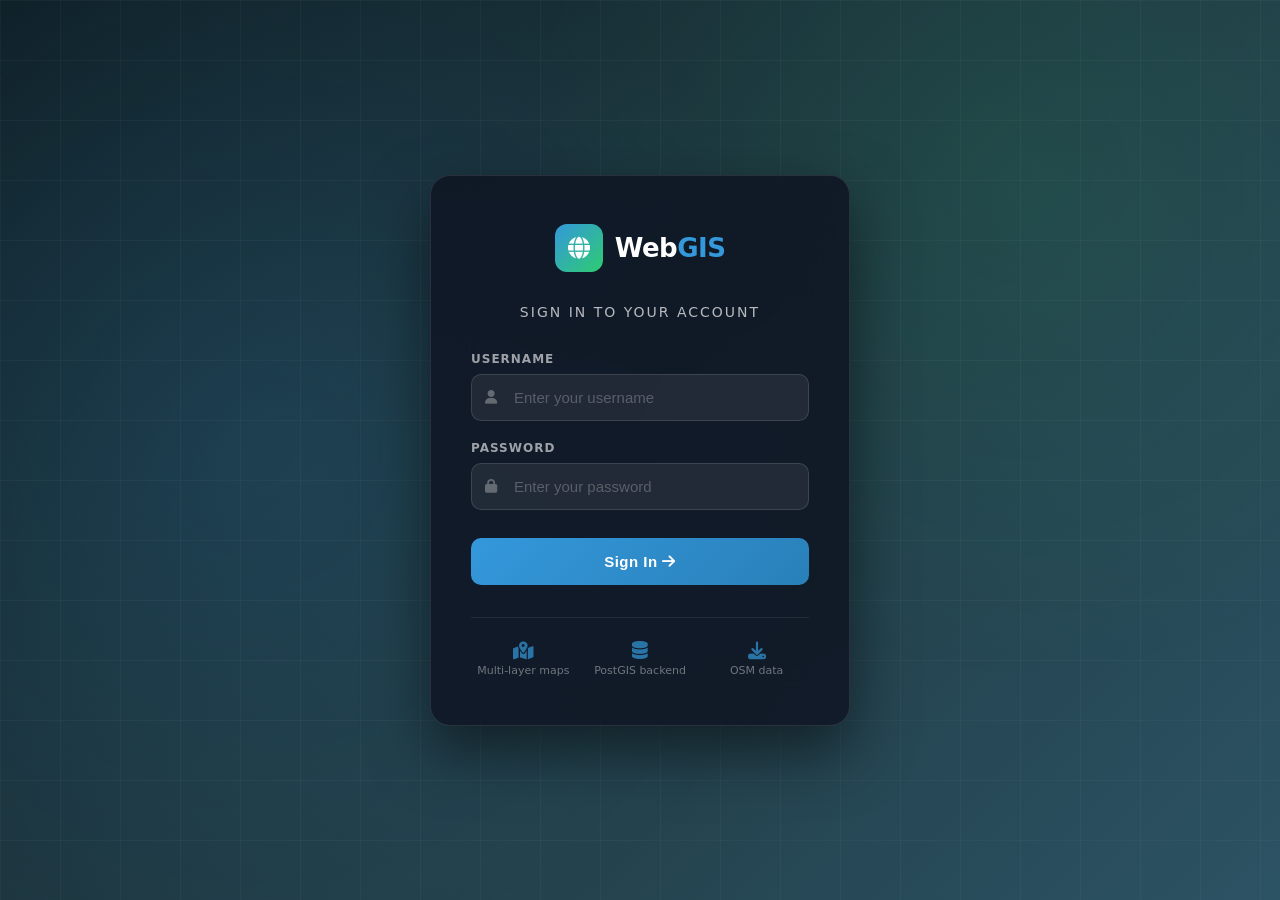
<file: frontend/login.html>
<!DOCTYPE html>
<html lang="en">
<head>
  <meta charset="UTF-8" />
  <meta name="viewport" content="width=device-width, initial-scale=1.0" />
  <title>WebGIS — Login</title>
  <link rel="stylesheet" href="https://cdnjs.cloudflare.com/ajax/libs/font-awesome/6.5.0/css/all.min.css" />
  <style>
    *, *::before, *::after { box-sizing: border-box; margin: 0; padding: 0; }

    body {
      font-family: 'Segoe UI', system-ui, -apple-system, sans-serif;
      background: linear-gradient(135deg, #0f2027, #203a43, #2c5364);
      min-height: 100vh;
      display: flex;
      align-items: center;
      justify-content: center;
      overflow: hidden;
    }

    .bg-map {
      position: fixed;
      inset: 0;
      background-image:
        radial-gradient(circle at 20% 50%, rgba(52, 152, 219, 0.15) 0%, transparent 50%),
        radial-gradient(circle at 80% 20%, rgba(46, 204, 113, 0.1) 0%, transparent 40%);
      pointer-events: none;
    }

    .grid-overlay {
      position: fixed;
      inset: 0;
      background-image:
        linear-gradient(rgba(255,255,255,0.03) 1px, transparent 1px),
        linear-gradient(90deg, rgba(255,255,255,0.03) 1px, transparent 1px);
      background-size: 60px 60px;
      pointer-events: none;
    }

    .login-card {
      position: relative;
      background: rgba(15, 20, 35, 0.85);
      backdrop-filter: blur(20px);
      border: 1px solid rgba(255,255,255,0.1);
      border-radius: 20px;
      padding: 48px 40px;
      width: 420px;
      box-shadow: 0 25px 60px rgba(0,0,0,0.5);
    }

    .logo {
      display: flex;
      align-items: center;
      gap: 12px;
      margin-bottom: 32px;
      justify-content: center;
    }

    .logo-icon {
      width: 48px;
      height: 48px;
      background: linear-gradient(135deg, #3498db, #2ecc71);
      border-radius: 12px;
      display: flex;
      align-items: center;
      justify-content: center;
      font-size: 22px;
      color: white;
    }

    .logo-text {
      font-size: 26px;
      font-weight: 700;
      color: white;
      letter-spacing: -0.5px;
    }

    .logo-text span {
      color: #3498db;
    }

    h2 {
      color: rgba(255,255,255,0.7);
      font-size: 14px;
      font-weight: 400;
      text-align: center;
      margin-bottom: 32px;
      text-transform: uppercase;
      letter-spacing: 2px;
    }

    .form-group {
      margin-bottom: 20px;
    }

    label {
      display: block;
      color: rgba(255,255,255,0.6);
      font-size: 12px;
      font-weight: 600;
      text-transform: uppercase;
      letter-spacing: 1px;
      margin-bottom: 8px;
    }

    .input-wrapper {
      position: relative;
    }

    .input-wrapper i {
      position: absolute;
      left: 14px;
      top: 50%;
      transform: translateY(-50%);
      color: rgba(255,255,255,0.3);
      font-size: 14px;
    }

    input {
      width: 100%;
      background: rgba(255,255,255,0.07);
      border: 1px solid rgba(255,255,255,0.12);
      border-radius: 10px;
      padding: 14px 14px 14px 42px;
      color: white;
      font-size: 15px;
      transition: all 0.2s;
      outline: none;
    }

    input:focus {
      border-color: #3498db;
      background: rgba(52, 152, 219, 0.1);
      box-shadow: 0 0 0 3px rgba(52, 152, 219, 0.15);
    }

    input::placeholder { color: rgba(255,255,255,0.25); }

    .btn-login {
      width: 100%;
      padding: 15px;
      background: linear-gradient(135deg, #3498db, #2980b9);
      border: none;
      border-radius: 10px;
      color: white;
      font-size: 15px;
      font-weight: 600;
      cursor: pointer;
      transition: all 0.2s;
      margin-top: 8px;
      letter-spacing: 0.5px;
    }

    .btn-login:hover { background: linear-gradient(135deg, #2980b9, #2471a3); transform: translateY(-1px); box-shadow: 0 8px 25px rgba(52, 152, 219, 0.4); }
    .btn-login:active { transform: translateY(0); }

    .btn-login .spinner {
      display: none;
      width: 18px;
      height: 18px;
      border: 2px solid rgba(255,255,255,0.3);
      border-top-color: white;
      border-radius: 50%;
      animation: spin 0.6s linear infinite;
      margin: 0 auto;
    }

    @keyframes spin { to { transform: rotate(360deg); } }

    .error-msg {
      background: rgba(231, 76, 60, 0.2);
      border: 1px solid rgba(231, 76, 60, 0.4);
      border-radius: 8px;
      padding: 12px 16px;
      color: #e74c3c;
      font-size: 13px;
      margin-top: 16px;
      display: none;
      align-items: center;
      gap: 8px;
    }

    .features {
      margin-top: 32px;
      padding-top: 24px;
      border-top: 1px solid rgba(255,255,255,0.08);
      display: grid;
      grid-template-columns: 1fr 1fr 1fr;
      gap: 12px;
    }

    .feature-item {
      text-align: center;
      color: rgba(255,255,255,0.4);
      font-size: 11px;
    }

    .feature-item i {
      display: block;
      font-size: 18px;
      margin-bottom: 4px;
      color: rgba(52, 152, 219, 0.7);
    }
  </style>
</head>
<body>
  <div class="bg-map"></div>
  <div class="grid-overlay"></div>

  <div class="login-card">
    <div class="logo">
      <div class="logo-icon"><i class="fas fa-globe"></i></div>
      <div class="logo-text">Web<span>GIS</span></div>
    </div>
    <h2>Sign in to your account</h2>

    <form id="loginForm">
      <div class="form-group">
        <label for="username">Username</label>
        <div class="input-wrapper">
          <i class="fas fa-user"></i>
          <input type="text" id="username" placeholder="Enter your username" autocomplete="username" required />
        </div>
      </div>
      <div class="form-group">
        <label for="password">Password</label>
        <div class="input-wrapper">
          <i class="fas fa-lock"></i>
          <input type="password" id="password" placeholder="Enter your password" autocomplete="current-password" required />
        </div>
      </div>
      <button type="submit" class="btn-login" id="loginBtn">
        <span class="btn-text">Sign In <i class="fas fa-arrow-right"></i></span>
        <div class="spinner" id="loginSpinner"></div>
      </button>
      <div class="error-msg" id="errorMsg">
        <i class="fas fa-exclamation-circle"></i>
        <span id="errorText"></span>
      </div>
    </form>

    <div class="features">
      <div class="feature-item"><i class="fas fa-map-marked-alt"></i>Multi-layer maps</div>
      <div class="feature-item"><i class="fas fa-database"></i>PostGIS backend</div>
      <div class="feature-item"><i class="fas fa-download"></i>OSM data</div>
    </div>
  </div>

  <script>
    const API = window.location.origin;

    document.getElementById('loginForm').addEventListener('submit', async (e) => {
      e.preventDefault();
      const btn = document.getElementById('loginBtn');
      const spinner = document.getElementById('loginSpinner');
      const btnText = btn.querySelector('.btn-text');
      const errorDiv = document.getElementById('errorMsg');
      const errorText = document.getElementById('errorText');

      btn.disabled = true;
      btnText.style.display = 'none';
      spinner.style.display = 'block';
      errorDiv.style.display = 'none';

      try {
        const res = await fetch(`${API}/api/auth/login`, {
          method: 'POST',
          headers: { 'Content-Type': 'application/json' },
          credentials: 'include',
          body: JSON.stringify({
            username: document.getElementById('username').value,
            password: document.getElementById('password').value,
          }),
        });

        if (res.ok) {
          const data = await res.json();
          localStorage.setItem('webgis_token', data.access_token);
          localStorage.setItem('webgis_user', JSON.stringify(data.user));
          window.location.href = '/index.html';
        } else {
          const err = await res.json();
          errorText.textContent = err.detail || 'Invalid credentials';
          errorDiv.style.display = 'flex';
        }
      } catch (err) {
        errorText.textContent = 'Connection error. Please try again.';
        errorDiv.style.display = 'flex';
      } finally {
        btn.disabled = false;
        btnText.style.display = 'inline';
        spinner.style.display = 'none';
      }
    });
  </script>
</body>
</html>
</file>
